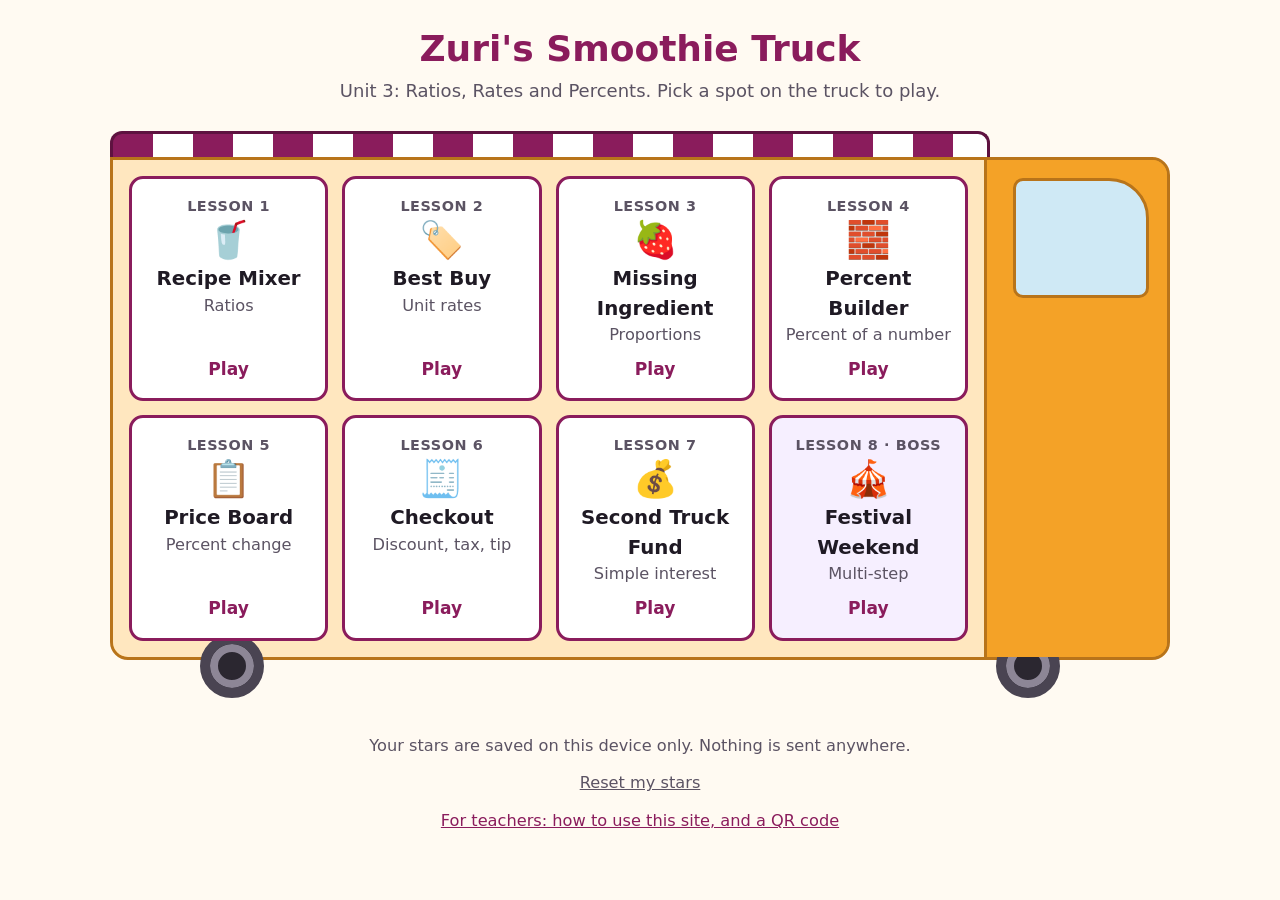
<file: index.html>
<!doctype html>
<html lang="en-CA">
<head>
  <meta charset="utf-8">
  <meta name="viewport" content="width=device-width, initial-scale=1">
  <meta http-equiv="Content-Security-Policy" content="default-src 'self'; img-src 'self' data:; connect-src 'none'; form-action 'none'; base-uri 'self'">
  <title>Zuri's Smoothie Truck</title>
  <meta name="description" content="Grade 8 Unit 3 practice games: ratios, rates and percents at Zuri's Smoothie Truck.">
  <link rel="icon" href="favicon.svg" type="image/svg+xml">
  <link rel="stylesheet" href="assets/css/style.css">
</head>
<body class="home">
  <header class="home-header">
    <h1>Zuri's Smoothie Truck</h1>
    <p class="lede">Unit 3: Ratios, Rates and Percents. Pick a spot on the truck to play.</p>
  </header>

  <main>
    <div class="truck">
      <div class="awning" aria-hidden="true"></div>
      <div class="truck-body">
        <ol class="tiles" aria-label="Games">
          <li>
            <a class="tile live" href="recipe-mixer/" data-game="recipe-mixer">
              <span class="tile-lesson">Lesson 1</span>
              <span class="tile-icon" aria-hidden="true">🥤</span>
              <span class="tile-name">Recipe Mixer</span>
              <span class="tile-skill">Ratios</span>
              <span class="tile-status">Play</span>
            </a>
          </li>
          <li>
            <a class="tile live" href="best-buy/" data-game="best-buy">
              <span class="tile-lesson">Lesson 2</span>
              <span class="tile-icon" aria-hidden="true">🏷️</span>
              <span class="tile-name">Best Buy</span>
              <span class="tile-skill">Unit rates</span>
              <span class="tile-status">Play</span>
            </a>
          </li>
          <li>
            <a class="tile live" href="missing-ingredient/" data-game="missing-ingredient">
              <span class="tile-lesson">Lesson 3</span>
              <span class="tile-icon" aria-hidden="true">🍓</span>
              <span class="tile-name">Missing Ingredient</span>
              <span class="tile-skill">Proportions</span>
              <span class="tile-status">Play</span>
            </a>
          </li>
          <li>
            <a class="tile live" href="percent-builder/" data-game="percent-builder">
              <span class="tile-lesson">Lesson 4</span>
              <span class="tile-icon" aria-hidden="true">🧱</span>
              <span class="tile-name">Percent Builder</span>
              <span class="tile-skill">Percent of a number</span>
              <span class="tile-status">Play</span>
            </a>
          </li>
          <li>
            <a class="tile live" href="price-board/" data-game="price-board">
              <span class="tile-lesson">Lesson 5</span>
              <span class="tile-icon" aria-hidden="true">📋</span>
              <span class="tile-name">Price Board</span>
              <span class="tile-skill">Percent change</span>
              <span class="tile-status">Play</span>
            </a>
          </li>
          <li>
            <a class="tile live" href="checkout/" data-game="checkout">
              <span class="tile-lesson">Lesson 6</span>
              <span class="tile-icon" aria-hidden="true">🧾</span>
              <span class="tile-name">Checkout</span>
              <span class="tile-skill">Discount, tax, tip</span>
              <span class="tile-status">Play</span>
            </a>
          </li>
          <li>
            <a class="tile live" href="truck-fund/" data-game="truck-fund">
              <span class="tile-lesson">Lesson 7</span>
              <span class="tile-icon" aria-hidden="true">💰</span>
              <span class="tile-name">Second Truck Fund</span>
              <span class="tile-skill">Simple interest</span>
              <span class="tile-status">Play</span>
            </a>
          </li>
          <li>
            <a class="tile live boss" href="festival-boss/" data-game="festival-boss">
              <span class="tile-lesson">Lesson 8 · Boss</span>
              <span class="tile-icon" aria-hidden="true">🎪</span>
              <span class="tile-name">Festival Weekend</span>
              <span class="tile-skill">Multi-step</span>
              <span class="tile-status">Play</span>
            </a>
          </li>
        </ol>
        <div class="cab" aria-hidden="true"><div class="cab-window"></div></div>
      </div>
      <div class="wheels" aria-hidden="true"><span class="wheel"></span><span class="wheel"></span></div>
    </div>
  </main>

  <footer class="home-footer">
    <p>Your stars are saved on this device only. Nothing is sent anywhere.</p>
    <button type="button" class="link-button" id="reset-progress">Reset my stars</button>
    <p><a href="teacher/">For teachers: how to use this site, and a QR code</a></p>
  </footer>

  <script src="assets/js/common.js"></script>
  <script src="assets/js/home.js"></script>
</body>
</html>
</file>
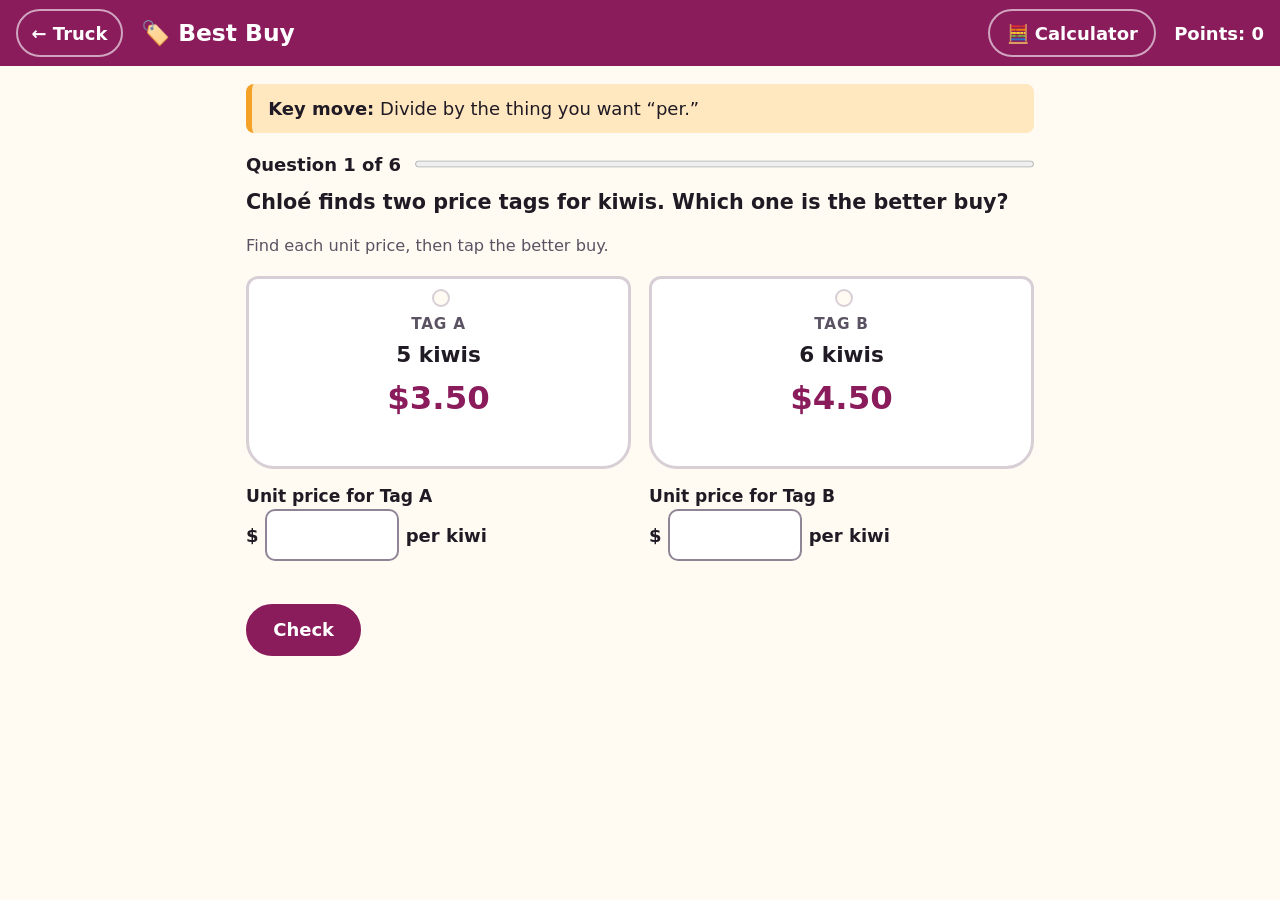
<file: best-buy/index.html>
<!doctype html>
<html lang="en-CA">
<head>
  <meta charset="utf-8">
  <meta name="viewport" content="width=device-width, initial-scale=1">
  <meta http-equiv="Content-Security-Policy" content="default-src 'self'; img-src 'self' data:; connect-src 'none'; form-action 'none'; base-uri 'self'">
  <title>Best Buy · Zuri's Smoothie Truck</title>
  <link rel="icon" href="../favicon.svg" type="image/svg+xml">
  <link rel="stylesheet" href="../assets/css/style.css">
</head>
<body class="game-page">
  <header class="topbar">
    <a class="back" href="../">← Truck</a>
    <h1>🏷️ Best Buy</h1>
    <span class="score" id="score" aria-live="polite"></span>
  </header>

  <main class="game">
    <p class="key-move"><strong>Key move:</strong> Divide by the thing you want “per.”</p>

    <section id="play">
      <div class="progress-row">
        <span id="progress-label"></span>
        <progress id="progress" max="6" value="0"></progress>
      </div>

      <form id="qform" novalidate>
        <div id="question"></div>
        <div id="feedback" class="feedback" aria-live="polite"></div>
        <div class="actions">
          <button type="submit" class="btn primary" id="check">Check</button>
          <button type="button" class="btn primary" id="next" hidden>Next →</button>
        </div>
      </form>
    </section>

    <section id="summary" class="summary" hidden></section>

    <noscript><p class="feedback show">This game needs JavaScript turned on.</p></noscript>
  </main>

  <script src="../assets/js/common.js"></script>
  <script src="../assets/js/calculator.js"></script>
  <script src="../assets/js/best-buy.js"></script>
</body>
</html>
</file>
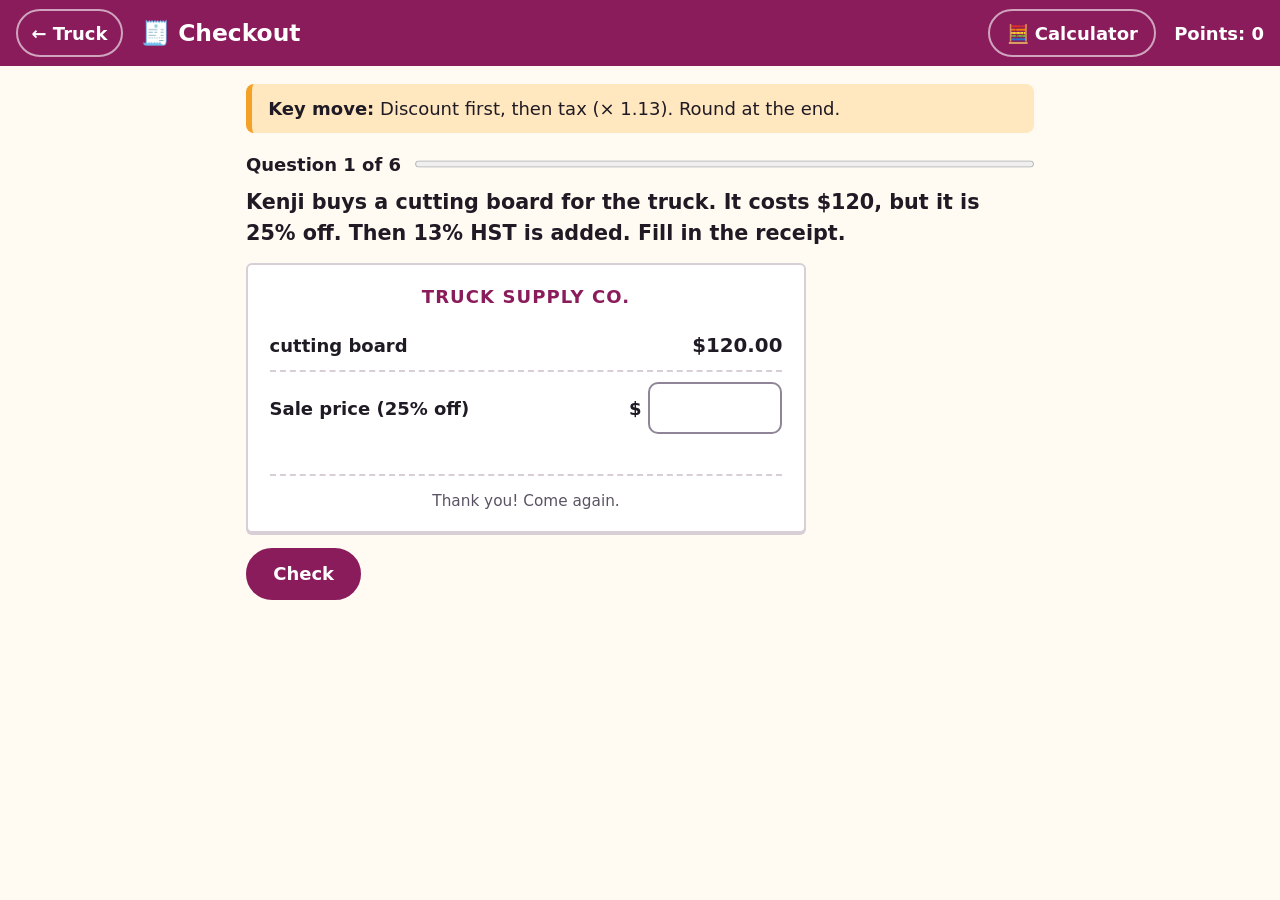
<file: checkout/index.html>
<!doctype html>
<html lang="en-CA">
<head>
  <meta charset="utf-8">
  <meta name="viewport" content="width=device-width, initial-scale=1">
  <meta http-equiv="Content-Security-Policy" content="default-src 'self'; img-src 'self' data:; connect-src 'none'; form-action 'none'; base-uri 'self'">
  <title>Checkout · Zuri's Smoothie Truck</title>
  <link rel="icon" href="../favicon.svg" type="image/svg+xml">
  <link rel="stylesheet" href="../assets/css/style.css">
</head>
<body class="game-page">
  <header class="topbar">
    <a class="back" href="../">← Truck</a>
    <h1>🧾 Checkout</h1>
    <span class="score" id="score" aria-live="polite"></span>
  </header>

  <main class="game">
    <p class="key-move"><strong>Key move:</strong> Discount first, then tax (× 1.13). Round at the end.</p>

    <section id="play">
      <div class="progress-row">
        <span id="progress-label"></span>
        <progress id="progress" max="6" value="0"></progress>
      </div>

      <form id="qform" novalidate>
        <div id="question"></div>
        <div id="feedback" class="feedback" aria-live="polite"></div>
        <div class="actions">
          <button type="submit" class="btn primary" id="check">Check</button>
          <button type="button" class="btn primary" id="next" hidden>Next →</button>
        </div>
      </form>
    </section>

    <section id="summary" class="summary" hidden></section>

    <noscript><p class="feedback show">This game needs JavaScript turned on.</p></noscript>
  </main>

  <script src="../assets/js/common.js"></script>
  <script src="../assets/js/calculator.js"></script>
  <script src="../assets/js/checkout.js"></script>
</body>
</html>
</file>
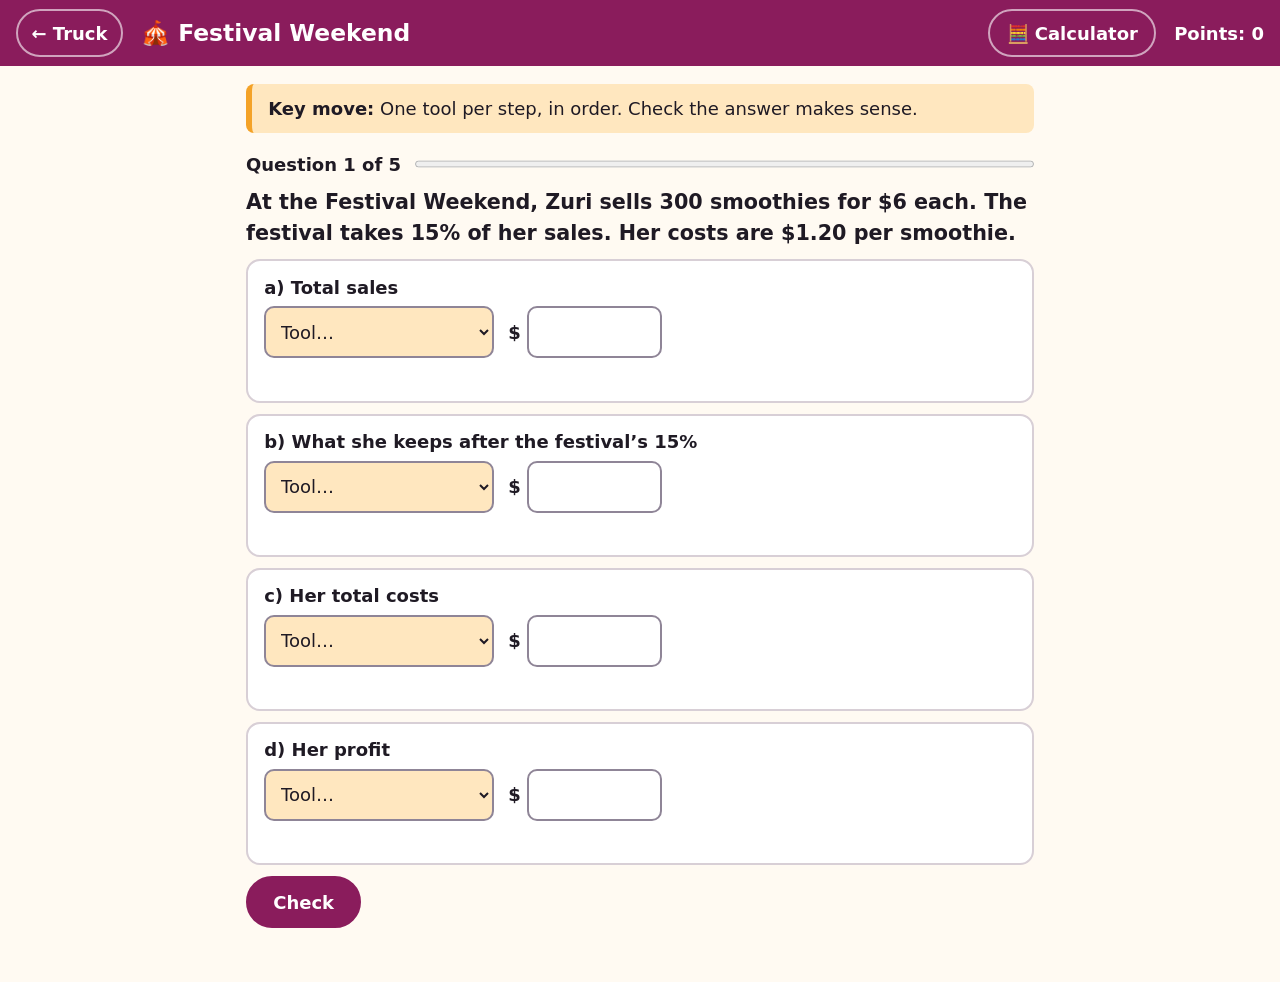
<file: festival-boss/index.html>
<!doctype html>
<html lang="en-CA">
<head>
  <meta charset="utf-8">
  <meta name="viewport" content="width=device-width, initial-scale=1">
  <meta http-equiv="Content-Security-Policy" content="default-src 'self'; img-src 'self' data:; connect-src 'none'; form-action 'none'; base-uri 'self'">
  <title>Festival Weekend Boss · Zuri's Smoothie Truck</title>
  <link rel="icon" href="../favicon.svg" type="image/svg+xml">
  <link rel="stylesheet" href="../assets/css/style.css">
</head>
<body class="game-page">
  <header class="topbar">
    <a class="back" href="../">← Truck</a>
    <h1>🎪 Festival Weekend</h1>
    <span class="score" id="score" aria-live="polite"></span>
  </header>

  <main class="game">
    <p class="key-move"><strong>Key move:</strong> One tool per step, in order. Check the answer makes sense.</p>

    <section id="play">
      <div class="progress-row">
        <span id="progress-label"></span>
        <progress id="progress" max="5" value="0"></progress>
      </div>

      <form id="qform" novalidate>
        <div id="question"></div>
        <div id="feedback" class="feedback" aria-live="polite"></div>
        <div class="actions">
          <button type="submit" class="btn primary" id="check">Check</button>
          <button type="button" class="btn primary" id="next" hidden>Next →</button>
        </div>
      </form>
    </section>

    <section id="summary" class="summary" hidden></section>

    <noscript><p class="feedback show">This game needs JavaScript turned on.</p></noscript>
  </main>

  <script src="../assets/js/common.js"></script>
  <script src="../assets/js/calculator.js"></script>
  <script src="../assets/js/festival-boss.js"></script>
</body>
</html>
</file>
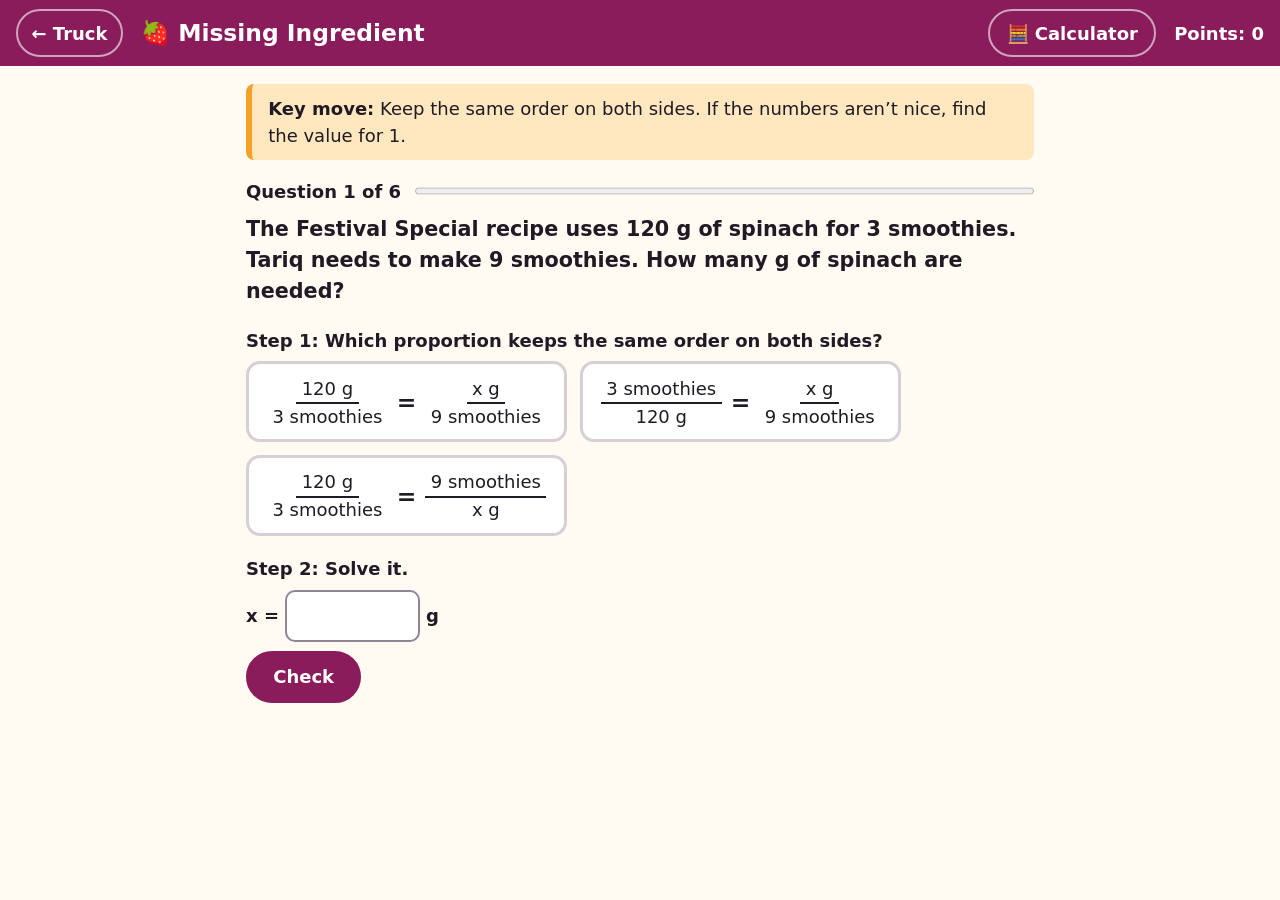
<file: missing-ingredient/index.html>
<!doctype html>
<html lang="en-CA">
<head>
  <meta charset="utf-8">
  <meta name="viewport" content="width=device-width, initial-scale=1">
  <meta http-equiv="Content-Security-Policy" content="default-src 'self'; img-src 'self' data:; connect-src 'none'; form-action 'none'; base-uri 'self'">
  <title>Missing Ingredient · Zuri's Smoothie Truck</title>
  <link rel="icon" href="../favicon.svg" type="image/svg+xml">
  <link rel="stylesheet" href="../assets/css/style.css">
</head>
<body class="game-page">
  <header class="topbar">
    <a class="back" href="../">← Truck</a>
    <h1>🍓 Missing Ingredient</h1>
    <span class="score" id="score" aria-live="polite"></span>
  </header>

  <main class="game">
    <p class="key-move"><strong>Key move:</strong> Keep the same order on both sides. If the numbers aren’t nice, find the value for 1.</p>

    <section id="play">
      <div class="progress-row">
        <span id="progress-label"></span>
        <progress id="progress" max="6" value="0"></progress>
      </div>

      <form id="qform" novalidate>
        <div id="question"></div>
        <div id="feedback" class="feedback" aria-live="polite"></div>
        <div class="actions">
          <button type="submit" class="btn primary" id="check">Check</button>
          <button type="button" class="btn primary" id="next" hidden>Next →</button>
        </div>
      </form>
    </section>

    <section id="summary" class="summary" hidden></section>

    <noscript><p class="feedback show">This game needs JavaScript turned on.</p></noscript>
  </main>

  <script src="../assets/js/common.js"></script>
  <script src="../assets/js/calculator.js"></script>
  <script src="../assets/js/missing-ingredient.js"></script>
</body>
</html>
</file>
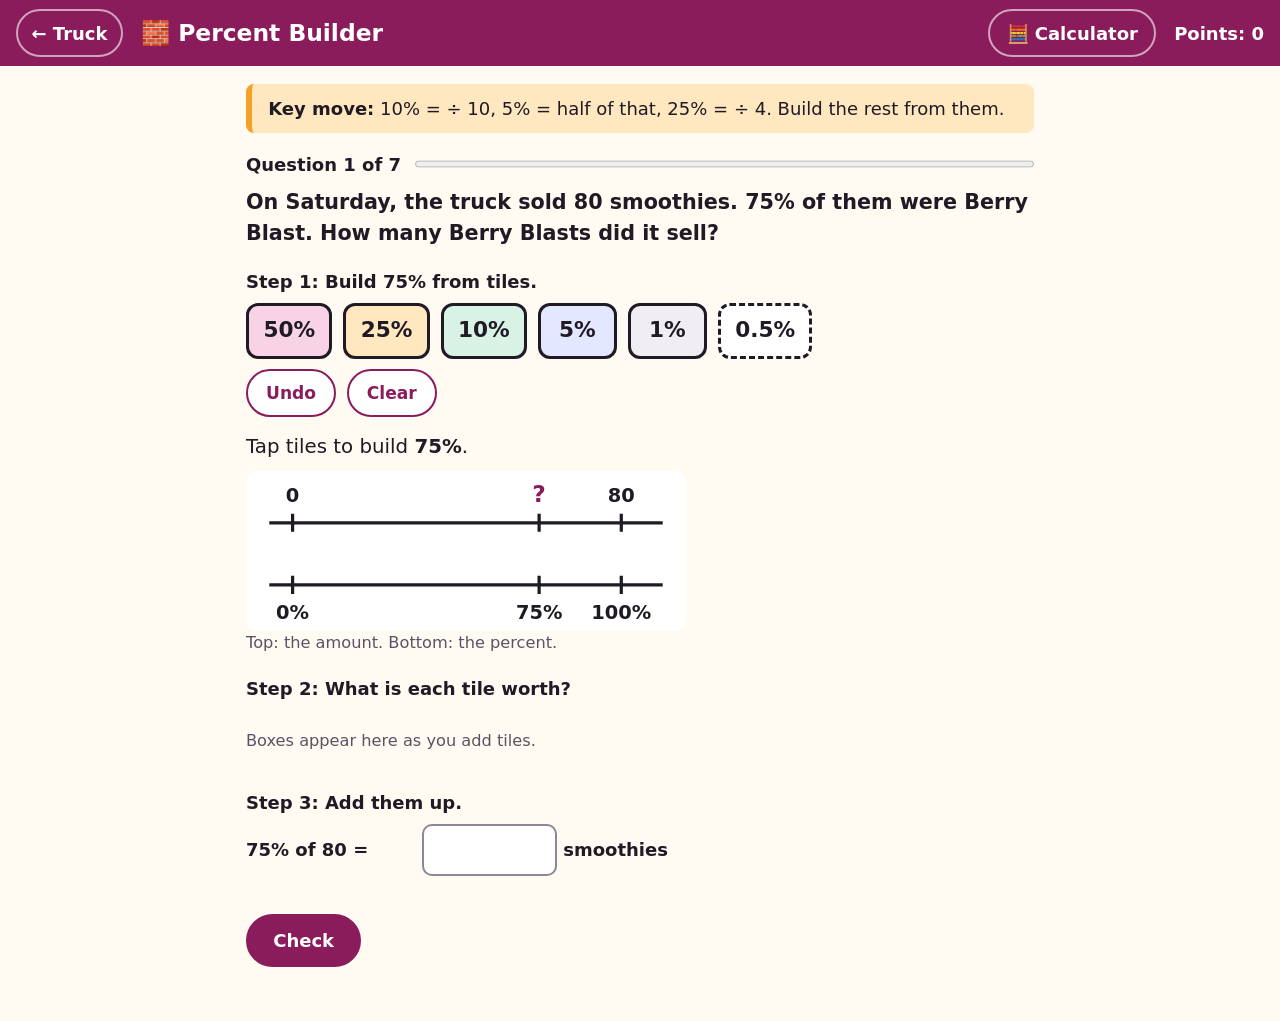
<file: percent-builder/index.html>
<!doctype html>
<html lang="en-CA">
<head>
  <meta charset="utf-8">
  <meta name="viewport" content="width=device-width, initial-scale=1">
  <meta http-equiv="Content-Security-Policy" content="default-src 'self'; img-src 'self' data:; connect-src 'none'; form-action 'none'; base-uri 'self'">
  <title>Percent Builder · Zuri's Smoothie Truck</title>
  <link rel="icon" href="../favicon.svg" type="image/svg+xml">
  <link rel="stylesheet" href="../assets/css/style.css">
</head>
<body class="game-page">
  <header class="topbar">
    <a class="back" href="../">← Truck</a>
    <h1>🧱 Percent Builder</h1>
    <span class="score" id="score" aria-live="polite"></span>
  </header>

  <main class="game">
    <p class="key-move"><strong>Key move:</strong> 10% = ÷ 10, 5% = half of that, 25% = ÷ 4. Build the rest from them.</p>

    <section id="play">
      <div class="progress-row">
        <span id="progress-label"></span>
        <progress id="progress" max="6" value="0"></progress>
      </div>

      <form id="qform" novalidate>
        <div id="question"></div>
        <div id="feedback" class="feedback" aria-live="polite"></div>
        <div class="actions">
          <button type="submit" class="btn primary" id="check">Check</button>
          <button type="button" class="btn primary" id="next" hidden>Next →</button>
        </div>
      </form>
    </section>

    <section id="summary" class="summary" hidden></section>

    <noscript><p class="feedback show">This game needs JavaScript turned on.</p></noscript>
  </main>

  <script src="../assets/js/common.js"></script>
  <script src="../assets/js/calculator.js"></script>
  <script src="../assets/js/percent-builder.js"></script>
</body>
</html>
</file>
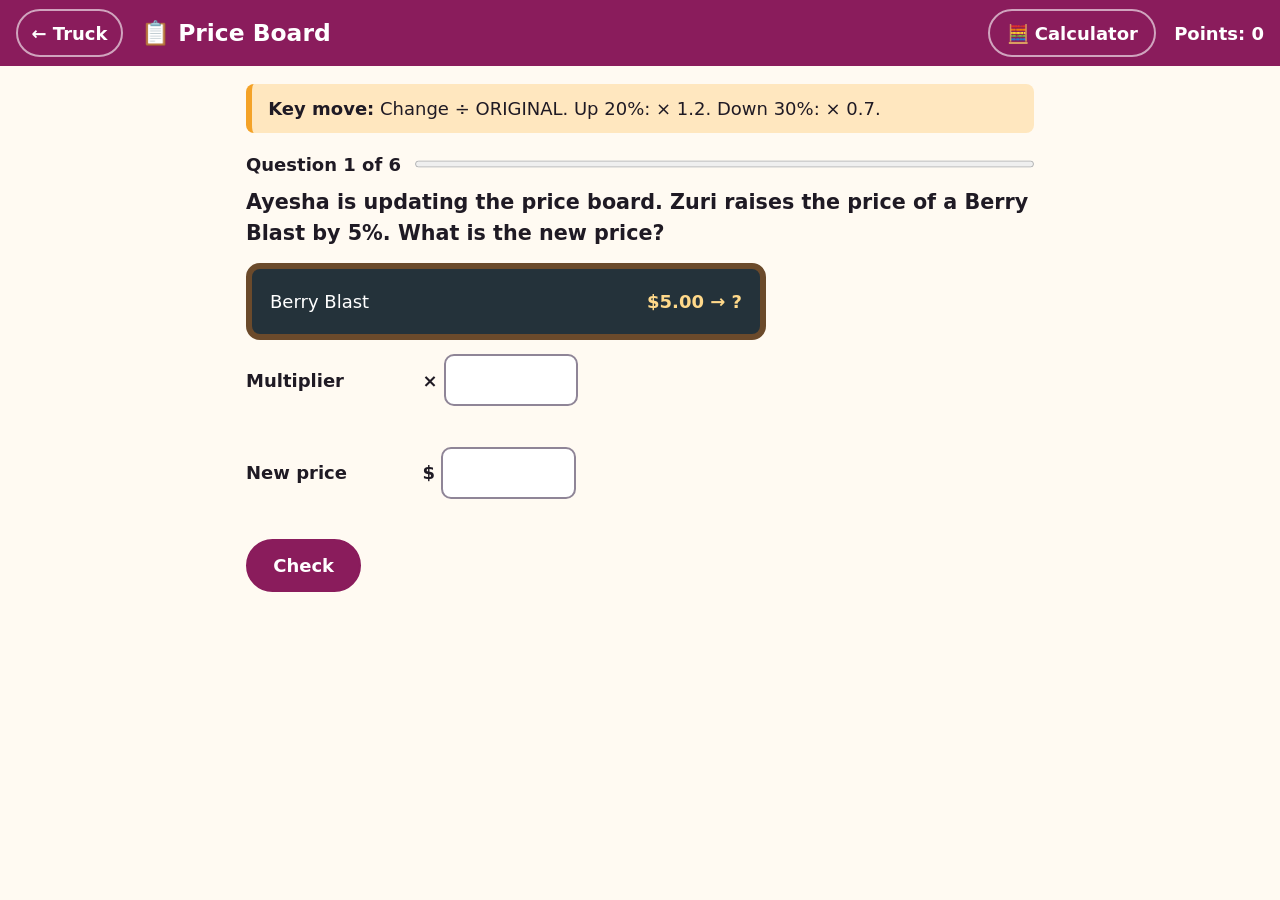
<file: price-board/index.html>
<!doctype html>
<html lang="en-CA">
<head>
  <meta charset="utf-8">
  <meta name="viewport" content="width=device-width, initial-scale=1">
  <meta http-equiv="Content-Security-Policy" content="default-src 'self'; img-src 'self' data:; connect-src 'none'; form-action 'none'; base-uri 'self'">
  <title>Price Board · Zuri's Smoothie Truck</title>
  <link rel="icon" href="../favicon.svg" type="image/svg+xml">
  <link rel="stylesheet" href="../assets/css/style.css">
</head>
<body class="game-page">
  <header class="topbar">
    <a class="back" href="../">← Truck</a>
    <h1>📋 Price Board</h1>
    <span class="score" id="score" aria-live="polite"></span>
  </header>

  <main class="game">
    <p class="key-move"><strong>Key move:</strong> Change ÷ ORIGINAL. Up 20%: × 1.2. Down 30%: × 0.7.</p>

    <section id="play">
      <div class="progress-row">
        <span id="progress-label"></span>
        <progress id="progress" max="6" value="0"></progress>
      </div>

      <form id="qform" novalidate>
        <div id="question"></div>
        <div id="feedback" class="feedback" aria-live="polite"></div>
        <div class="actions">
          <button type="submit" class="btn primary" id="check">Check</button>
          <button type="button" class="btn primary" id="next" hidden>Next →</button>
        </div>
      </form>
    </section>

    <section id="summary" class="summary" hidden></section>

    <noscript><p class="feedback show">This game needs JavaScript turned on.</p></noscript>
  </main>

  <script src="../assets/js/common.js"></script>
  <script src="../assets/js/calculator.js"></script>
  <script src="../assets/js/price-board.js"></script>
</body>
</html>
</file>
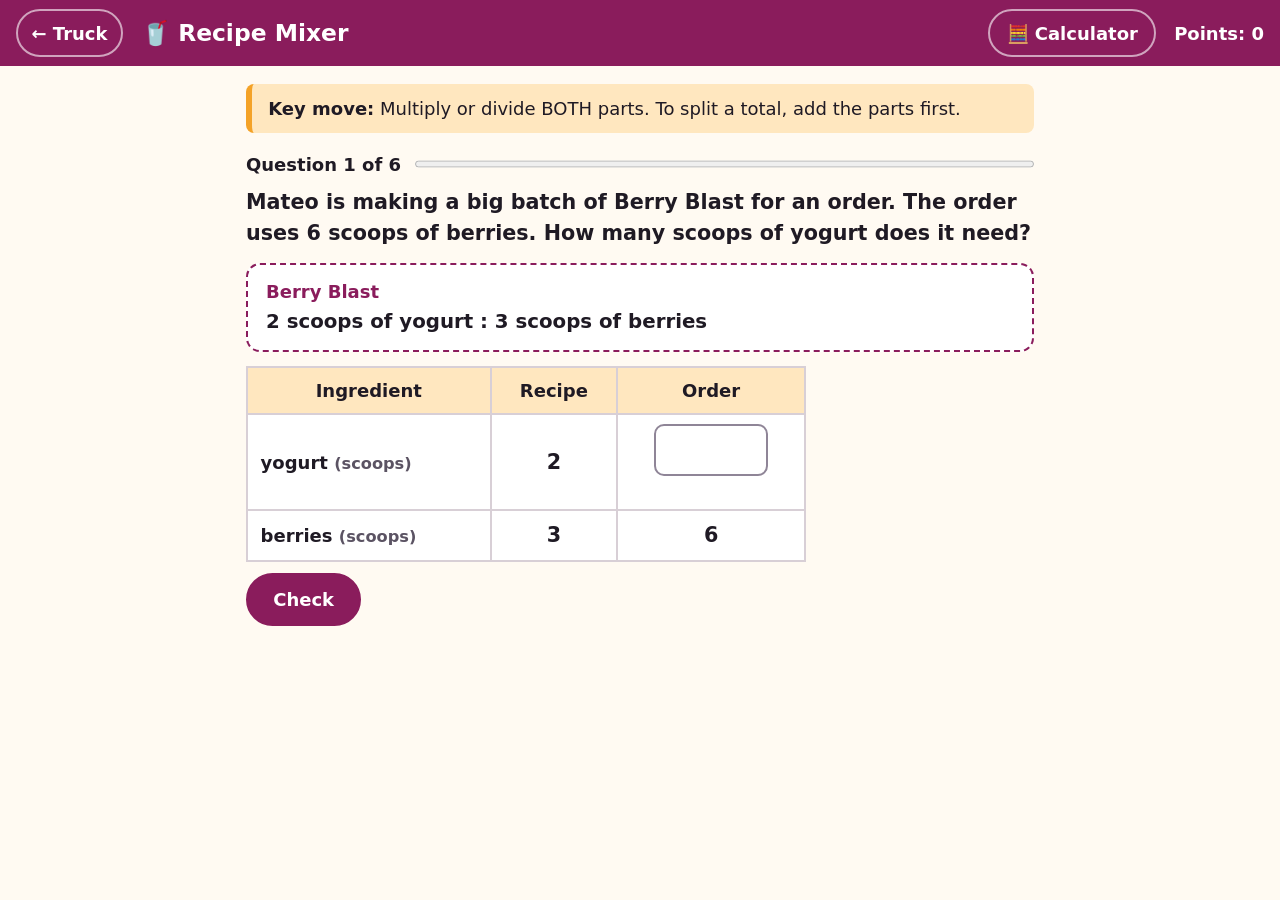
<file: recipe-mixer/index.html>
<!doctype html>
<html lang="en-CA">
<head>
  <meta charset="utf-8">
  <meta name="viewport" content="width=device-width, initial-scale=1">
  <meta http-equiv="Content-Security-Policy" content="default-src 'self'; img-src 'self' data:; connect-src 'none'; form-action 'none'; base-uri 'self'">
  <title>Recipe Mixer · Zuri's Smoothie Truck</title>
  <link rel="icon" href="../favicon.svg" type="image/svg+xml">
  <link rel="stylesheet" href="../assets/css/style.css">
</head>
<body class="game-page">
  <header class="topbar">
    <a class="back" href="../">← Truck</a>
    <h1>🥤 Recipe Mixer</h1>
    <span class="score" id="score" aria-live="polite"></span>
  </header>

  <main class="game">
    <p class="key-move"><strong>Key move:</strong> Multiply or divide BOTH parts. To split a total, add the parts first.</p>

    <section id="play">
      <div class="progress-row">
        <span id="progress-label"></span>
        <progress id="progress" max="6" value="0"></progress>
      </div>

      <form id="qform" novalidate>
        <div id="question"></div>
        <div id="feedback" class="feedback" aria-live="polite"></div>
        <div class="actions">
          <button type="submit" class="btn primary" id="check">Check</button>
          <button type="button" class="btn primary" id="next" hidden>Next →</button>
        </div>
      </form>
    </section>

    <section id="summary" class="summary" hidden></section>

    <noscript><p class="feedback show">This game needs JavaScript turned on.</p></noscript>
  </main>

  <script src="../assets/js/common.js"></script>
  <script src="../assets/js/calculator.js"></script>
  <script src="../assets/js/recipe-mixer.js"></script>
</body>
</html>
</file>
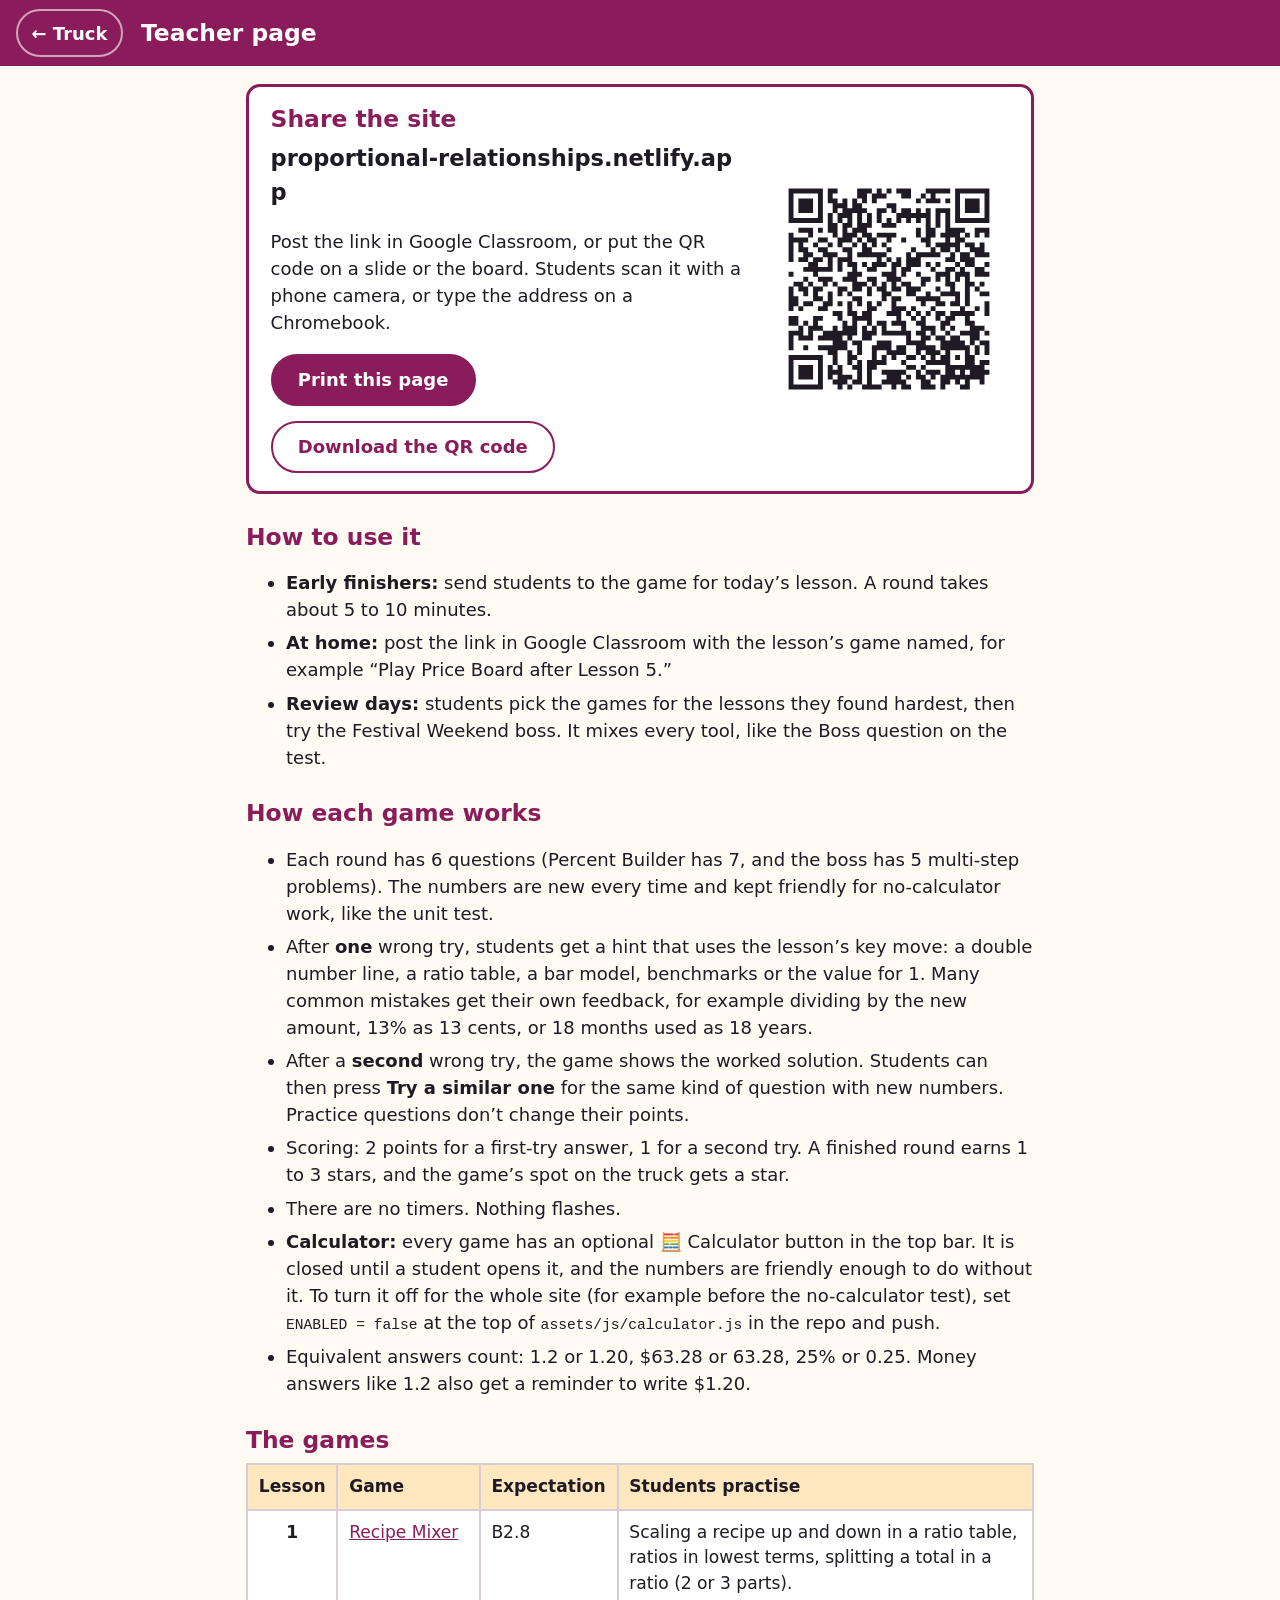
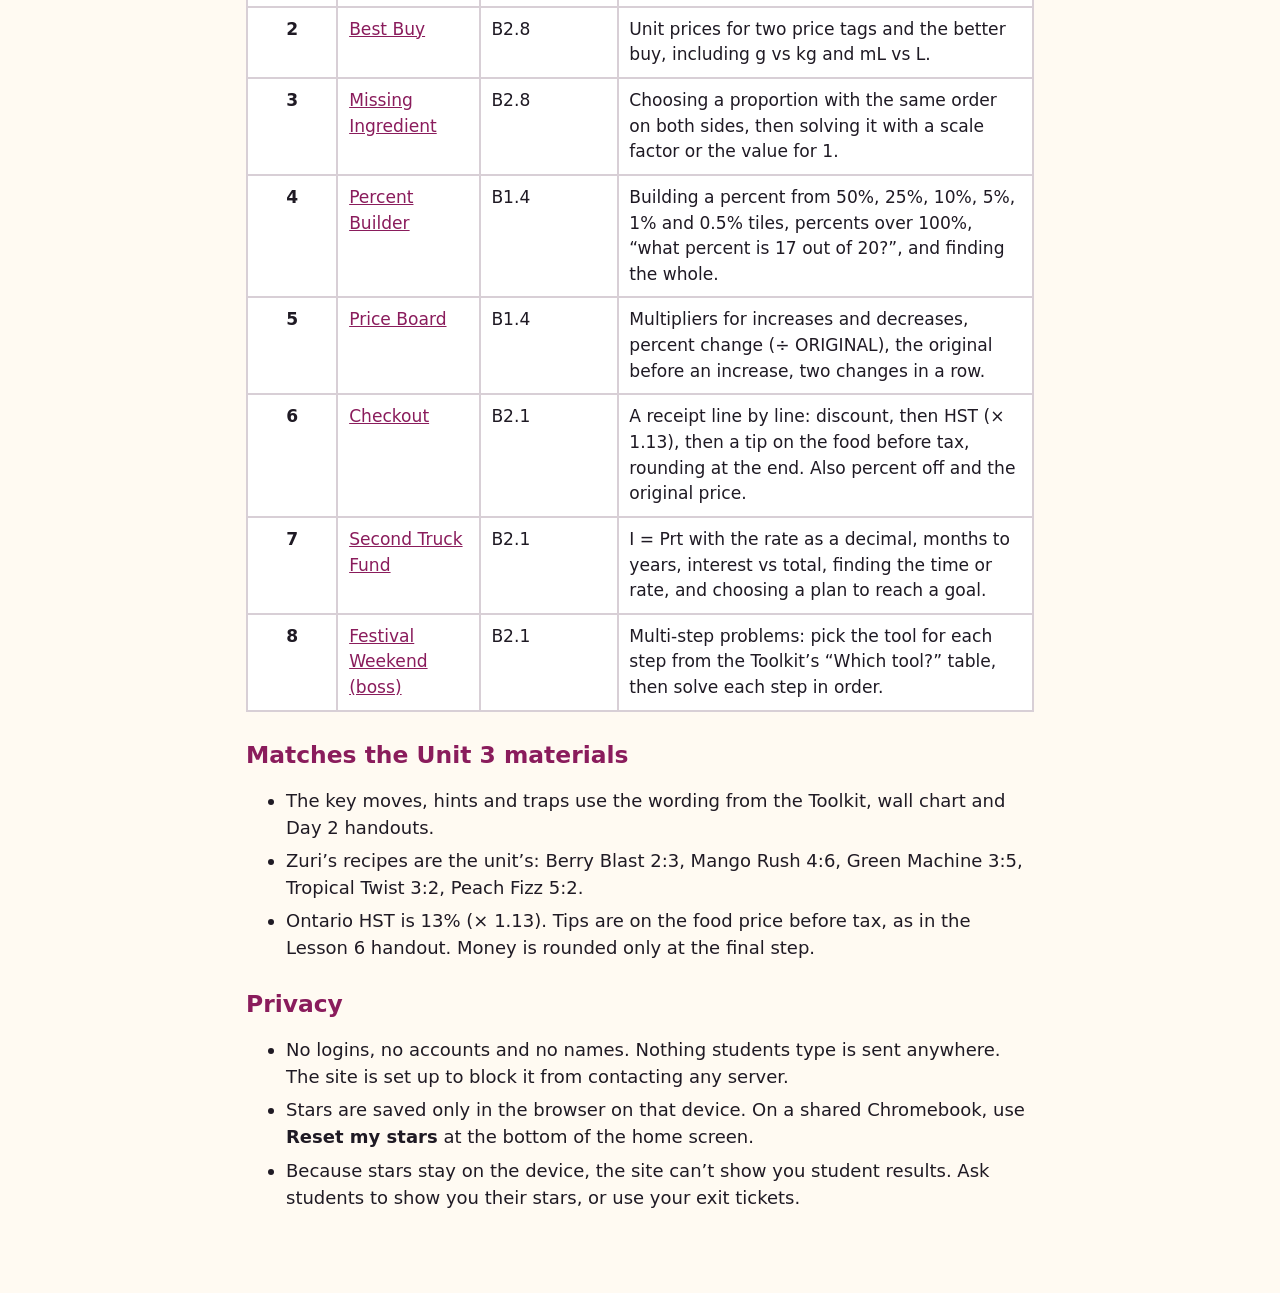
<file: teacher/index.html>
<!doctype html>
<html lang="en-CA">
<head>
  <meta charset="utf-8">
  <meta name="viewport" content="width=device-width, initial-scale=1">
  <meta http-equiv="Content-Security-Policy" content="default-src 'self'; img-src 'self' data:; connect-src 'none'; form-action 'none'; base-uri 'self'">
  <title>Teacher Page · Zuri's Smoothie Truck</title>
  <link rel="icon" href="../favicon.svg" type="image/svg+xml">
  <link rel="stylesheet" href="../assets/css/style.css">
</head>
<body class="game-page teacher-page">
  <header class="topbar">
    <a class="back" href="../">← Truck</a>
    <h1>Teacher page</h1>
  </header>

  <main class="game teacher">
    <section class="share-card">
      <div class="share-text">
        <h2>Share the site</h2>
        <p class="site-url">proportional-relationships.netlify.app</p>
        <p>Post the link in Google Classroom, or put the QR code on a slide or the board. Students scan it with a phone camera, or type the address on a Chromebook.</p>
        <div class="actions no-print">
          <button type="button" class="btn primary" id="print-page">Print this page</button>
          <a class="btn" href="../assets/img/site-qr.png" download="zuris-smoothie-truck-qr.png">Download the QR code</a>
        </div>
      </div>
      <img class="qr" src="../assets/img/site-qr.svg" width="240" height="240" alt="QR code for proportional-relationships.netlify.app">
    </section>

    <section>
      <h2>How to use it</h2>
      <ul>
        <li><strong>Early finishers:</strong> send students to the game for today’s lesson. A round takes about 5 to 10 minutes.</li>
        <li><strong>At home:</strong> post the link in Google Classroom with the lesson’s game named, for example “Play Price Board after Lesson 5.”</li>
        <li><strong>Review days:</strong> students pick the games for the lessons they found hardest, then try the Festival Weekend boss. It mixes every tool, like the Boss question on the test.</li>
      </ul>
    </section>

    <section>
      <h2>How each game works</h2>
      <ul>
        <li>Each round has 6 questions (Percent Builder has 7, and the boss has 5 multi-step problems). The numbers are new every time and kept friendly for no-calculator work, like the unit test.</li>
        <li>After <strong>one</strong> wrong try, students get a hint that uses the lesson’s key move: a double number line, a ratio table, a bar model, benchmarks or the value for 1. Many common mistakes get their own feedback, for example dividing by the new amount, 13% as 13 cents, or 18 months used as 18 years.</li>
        <li>After a <strong>second</strong> wrong try, the game shows the worked solution. Students can then press <strong>Try a similar one</strong> for the same kind of question with new numbers. Practice questions don’t change their points.</li>
        <li>Scoring: 2 points for a first-try answer, 1 for a second try. A finished round earns 1 to 3 stars, and the game’s spot on the truck gets a star.</li>
        <li>There are no timers. Nothing flashes.</li>
        <li><strong>Calculator:</strong> every game has an optional 🧮 Calculator button in the top bar. It is closed until a student opens it, and the numbers are friendly enough to do without it. To turn it off for the whole site (for example before the no-calculator test), set <code>ENABLED = false</code> at the top of <code>assets/js/calculator.js</code> in the repo and push.</li>
        <li>Equivalent answers count: 1.2 or 1.20, $63.28 or 63.28, 25% or 0.25. Money answers like 1.2 also get a reminder to write $1.20.</li>
      </ul>
    </section>

    <section>
      <h2>The games</h2>
      <div class="table-wrap">
        <table class="teacher-table">
          <thead><tr><th scope="col">Lesson</th><th scope="col">Game</th><th scope="col">Expectation</th><th scope="col">Students practise</th></tr></thead>
          <tbody>
            <tr><td>1</td><td><a href="../recipe-mixer/">Recipe Mixer</a></td><td>B2.8</td><td>Scaling a recipe up and down in a ratio table, ratios in lowest terms, splitting a total in a ratio (2 or 3 parts).</td></tr>
            <tr><td>2</td><td><a href="../best-buy/">Best Buy</a></td><td>B2.8</td><td>Unit prices for two price tags and the better buy, including g vs kg and mL vs L.</td></tr>
            <tr><td>3</td><td><a href="../missing-ingredient/">Missing Ingredient</a></td><td>B2.8</td><td>Choosing a proportion with the same order on both sides, then solving it with a scale factor or the value for 1.</td></tr>
            <tr><td>4</td><td><a href="../percent-builder/">Percent Builder</a></td><td>B1.4</td><td>Building a percent from 50%, 25%, 10%, 5%, 1% and 0.5% tiles, percents over 100%, “what percent is 17 out of 20?”, and finding the whole.</td></tr>
            <tr><td>5</td><td><a href="../price-board/">Price Board</a></td><td>B1.4</td><td>Multipliers for increases and decreases, percent change (÷ ORIGINAL), the original before an increase, two changes in a row.</td></tr>
            <tr><td>6</td><td><a href="../checkout/">Checkout</a></td><td>B2.1</td><td>A receipt line by line: discount, then HST (× 1.13), then a tip on the food before tax, rounding at the end. Also percent off and the original price.</td></tr>
            <tr><td>7</td><td><a href="../truck-fund/">Second Truck Fund</a></td><td>B2.1</td><td>I = Prt with the rate as a decimal, months to years, interest vs total, finding the time or rate, and choosing a plan to reach a goal.</td></tr>
            <tr><td>8</td><td><a href="../festival-boss/">Festival Weekend (boss)</a></td><td>B2.1</td><td>Multi-step problems: pick the tool for each step from the Toolkit’s “Which tool?” table, then solve each step in order.</td></tr>
          </tbody>
        </table>
      </div>
    </section>

    <section>
      <h2>Matches the Unit 3 materials</h2>
      <ul>
        <li>The key moves, hints and traps use the wording from the Toolkit, wall chart and Day 2 handouts.</li>
        <li>Zuri’s recipes are the unit’s: Berry Blast 2:3, Mango Rush 4:6, Green Machine 3:5, Tropical Twist 3:2, Peach Fizz 5:2.</li>
        <li>Ontario HST is 13% (× 1.13). Tips are on the food price before tax, as in the Lesson 6 handout. Money is rounded only at the final step.</li>
      </ul>
    </section>

    <section>
      <h2>Privacy</h2>
      <ul>
        <li>No logins, no accounts and no names. Nothing students type is sent anywhere. The site is set up to block it from contacting any server.</li>
        <li>Stars are saved only in the browser on that device. On a shared Chromebook, use <strong>Reset my stars</strong> at the bottom of the home screen.</li>
        <li>Because stars stay on the device, the site can’t show you student results. Ask students to show you their stars, or use your exit tickets.</li>
      </ul>
    </section>
  </main>

  <script src="../assets/js/teacher.js"></script>
</body>
</html>
</file>
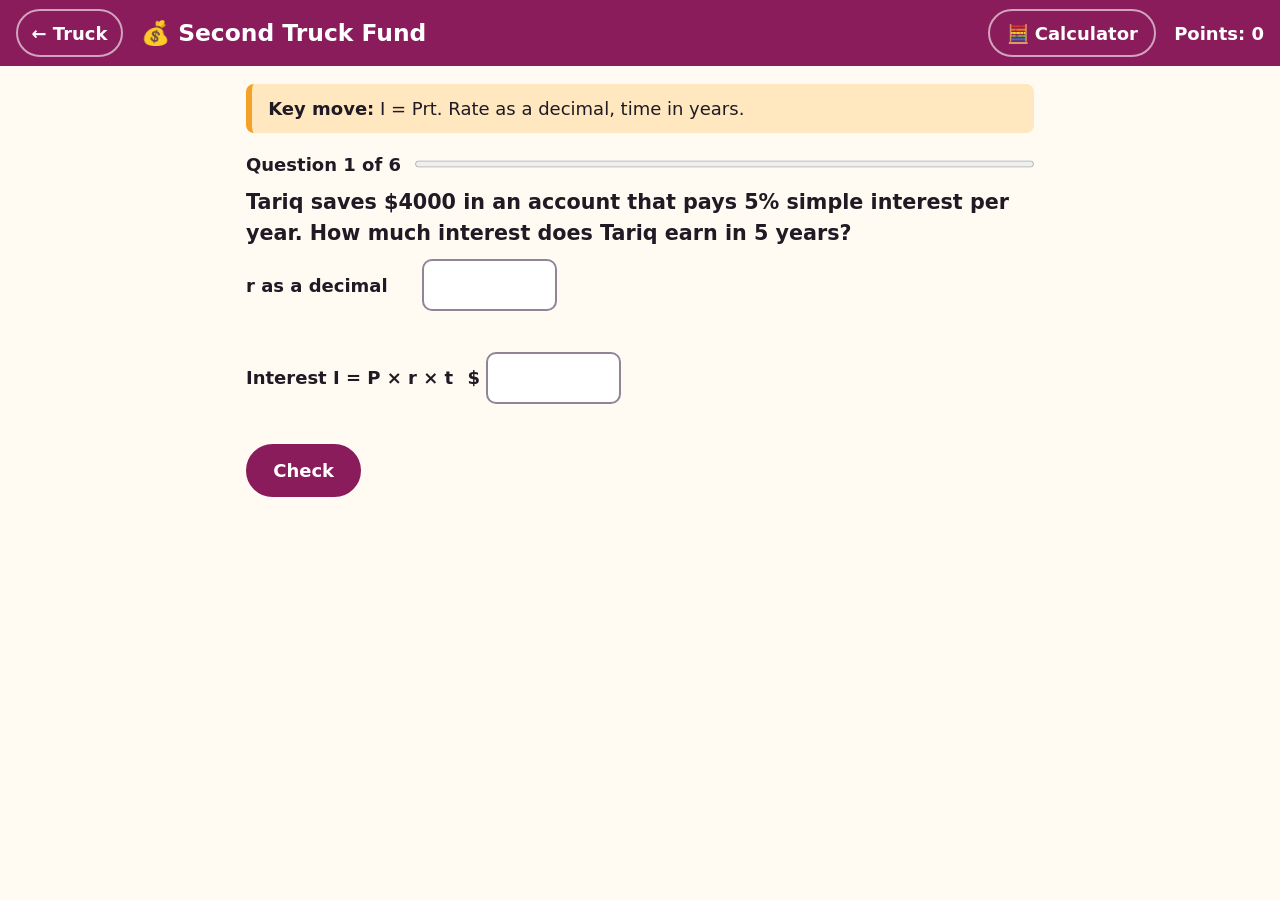
<file: truck-fund/index.html>
<!doctype html>
<html lang="en-CA">
<head>
  <meta charset="utf-8">
  <meta name="viewport" content="width=device-width, initial-scale=1">
  <meta http-equiv="Content-Security-Policy" content="default-src 'self'; img-src 'self' data:; connect-src 'none'; form-action 'none'; base-uri 'self'">
  <title>Second Truck Fund · Zuri's Smoothie Truck</title>
  <link rel="icon" href="../favicon.svg" type="image/svg+xml">
  <link rel="stylesheet" href="../assets/css/style.css">
</head>
<body class="game-page">
  <header class="topbar">
    <a class="back" href="../">← Truck</a>
    <h1>💰 Second Truck Fund</h1>
    <span class="score" id="score" aria-live="polite"></span>
  </header>

  <main class="game">
    <p class="key-move"><strong>Key move:</strong> I = Prt. Rate as a decimal, time in years.</p>

    <section id="play">
      <div class="progress-row">
        <span id="progress-label"></span>
        <progress id="progress" max="6" value="0"></progress>
      </div>

      <form id="qform" novalidate>
        <div id="question"></div>
        <div id="feedback" class="feedback" aria-live="polite"></div>
        <div class="actions">
          <button type="submit" class="btn primary" id="check">Check</button>
          <button type="button" class="btn primary" id="next" hidden>Next →</button>
        </div>
      </form>
    </section>

    <section id="summary" class="summary" hidden></section>

    <noscript><p class="feedback show">This game needs JavaScript turned on.</p></noscript>
  </main>

  <script src="../assets/js/common.js"></script>
  <script src="../assets/js/calculator.js"></script>
  <script src="../assets/js/truck-fund.js"></script>
</body>
</html>
</file>
<file: assets/css/style.css>
/* Zuri's Smoothie Truck: shared styles. System fonts only, so it loads fast on school Wi-Fi. */
:root {
  --berry: #8a1c5c;
  --berry-dark: #5e1240;
  --mango: #f4a227;
  --mango-light: #ffe7bf;
  --mint: #d9f2e6;
  --leaf: #1d6b45;
  --cream: #fffaf2;
  --ink: #1f1a24;
  --muted: #5b5363;
  --line: #d8cfd6;
  --card: #ffffff;
  --good-bg: #e3f5ea;
  --try-bg: #fff3d6;
  --show-bg: #eef0ff;
  --show-line: #4a55a2;
  --bad: #b3261e;
  --focus: #1a5fd0;
  --radius: 14px;
}

* { box-sizing: border-box; }

html { font-size: 112.5%; } /* 18px base */

body {
  margin: 0;
  font-family: system-ui, -apple-system, "Segoe UI", Roboto, "Noto Sans", Arial, sans-serif;
  line-height: 1.5;
  color: var(--ink);
  background: var(--cream);
}

h1, h2 { line-height: 1.2; }

a { color: var(--berry); }

:focus-visible { outline: 3px solid var(--focus); outline-offset: 3px; }

.sr-only {
  position: absolute; width: 1px; height: 1px; padding: 0; margin: -1px;
  overflow: hidden; clip: rect(0 0 0 0); white-space: nowrap; border: 0;
}

.small { font-size: 0.9rem; color: var(--muted); }

/* ---------- Buttons ---------- */
.btn {
  display: inline-flex; align-items: center; justify-content: center;
  min-height: 52px; padding: 0.6rem 1.4rem;
  font: inherit; font-weight: 700;
  border-radius: 999px; border: 2px solid var(--berry);
  background: #fff; color: var(--berry);
  text-decoration: none; cursor: pointer;
}
.btn.primary { background: var(--berry); color: #fff; }
.btn.primary:hover { background: var(--berry-dark); border-color: var(--berry-dark); }
.btn:hover { background: #fbeef5; }
.btn[hidden] { display: none; }

.link-button {
  font: inherit; font-size: 0.9rem; background: none; border: none; padding: 0.75rem;
  color: var(--muted); text-decoration: underline; cursor: pointer; min-height: 44px;
}

/* ---------- Home: the truck map ---------- */
.home-header { text-align: center; padding: 1.5rem 16px 0.5rem; }
.home-header h1 { margin: 0; font-size: 2rem; color: var(--berry); }
.lede { margin: 0.4rem auto 0; max-width: 40rem; color: var(--muted); }

.home main { padding: 1rem 16px 0; }

.truck { max-width: 1060px; margin: 0 auto; }

.awning {
  height: 26px;
  border-radius: 12px 12px 0 0;
  background: repeating-linear-gradient(90deg, var(--berry) 0 40px, #fff 40px 80px);
  border: 3px solid var(--berry-dark);
  border-bottom: none;
  margin-right: 180px;
}

.truck-body {
  display: flex;
  background: var(--mango);
  border: 3px solid #b8741a;
  border-radius: 0 18px 18px 18px;
  overflow: hidden;
}

.tiles {
  list-style: none; margin: 0; padding: 16px;
  flex: 1;
  display: grid;
  grid-template-columns: repeat(4, minmax(0, 1fr));
  gap: 14px;
  background: var(--mango-light);
  border-right: 3px solid #b8741a;
}

.cab {
  width: 180px; flex: none;
  background: var(--mango);
  position: relative;
}
.cab-window {
  position: absolute; top: 18px; right: 18px; left: 26px; height: 120px;
  background: #cfe9f5; border: 3px solid #b8741a; border-radius: 10px 40px 10px 10px;
}

.wheels {
  display: flex; justify-content: space-between;
  padding: 0 110px 0 90px; margin-top: -26px;
}
.wheel {
  width: 64px; height: 64px; border-radius: 50%;
  background: #2b2730; border: 10px solid #4a4452;
  box-shadow: inset 0 0 0 8px #8d8696;
}

.tile {
  position: relative;
  display: flex; flex-direction: column; align-items: center; text-align: center;
  height: 100%; min-height: 170px;
  padding: 0.9rem 0.6rem;
  background: var(--card);
  border: 3px solid var(--line);
  border-radius: var(--radius);
  color: var(--ink); text-decoration: none;
}
a.tile { border-color: var(--berry); }
a.tile:hover { background: #fdf2f8; }
.tile.boss { background: #f6efff; }
.tile.soon { opacity: 0.75; border-style: dashed; }
.tile-lesson { font-size: 0.8rem; font-weight: 700; color: var(--muted); text-transform: uppercase; letter-spacing: 0.04em; }
.tile-icon { font-size: 2rem; line-height: 1.3; }
.tile-name { font-weight: 800; font-size: 1.1rem; }
.tile-skill { font-size: 0.9rem; color: var(--muted); }
.tile-status {
  margin-top: auto; padding-top: 0.5rem;
  font-weight: 700; font-size: 0.95rem;
}
a.tile .tile-status { color: var(--berry); }
.tile.done { border-color: var(--leaf); background: var(--mint); }
.tile.done .tile-status { color: var(--leaf); }
.tile-badge {
  position: absolute; top: -12px; right: -10px;
  width: 40px; height: 40px; border-radius: 50%;
  display: flex; align-items: center; justify-content: center;
  background: var(--mango); color: #fff; font-size: 1.4rem;
  border: 3px solid #fff; box-shadow: 0 1px 3px rgba(0, 0, 0, 0.3);
}

.home-footer { text-align: center; padding: 2rem 16px; color: var(--muted); font-size: 0.9rem; }
.home-footer p { margin: 0; }

@media (max-width: 860px) {
  .tiles { grid-template-columns: repeat(2, minmax(0, 1fr)); border-right: none; }
  .cab { display: none; }
  .awning { margin-right: 0; }
  .truck-body { border-radius: 0 0 18px 18px; }
  .wheels { padding: 0 40px; }
}
@media (max-width: 380px) {
  .tiles { gap: 10px; padding: 10px; }
  .tile { min-height: 150px; padding: 0.7rem 0.4rem; }
  .tile-name { font-size: 1rem; }
}

/* ---------- Game pages ---------- */
.topbar {
  display: flex; align-items: center; gap: 1rem;
  padding: 0.5rem 16px;
  background: var(--berry); color: #fff;
}
.topbar h1 { margin: 0; font-size: 1.3rem; flex: 1; }
.topbar .back {
  color: #fff; font-weight: 700; text-decoration: none;
  min-height: 48px; display: inline-flex; align-items: center;
  padding: 0 0.75rem; border: 2px solid rgba(255, 255, 255, 0.6); border-radius: 999px;
}
.topbar .back:hover { background: rgba(255, 255, 255, 0.15); }
.score { font-weight: 700; white-space: nowrap; }

.game { max-width: 820px; margin: 0 auto; padding: 1rem 16px 3rem; }

.key-move {
  margin: 0 0 1rem; padding: 0.6rem 0.9rem;
  background: var(--mango-light); border-left: 6px solid var(--mango); border-radius: 8px;
}

.progress-row { display: flex; align-items: center; gap: 0.8rem; margin-bottom: 0.5rem; font-weight: 700; }
.progress-row progress { flex: 1; height: 14px; accent-color: var(--berry); }

.prompt { font-size: 1.15rem; font-weight: 600; margin: 0.5rem 0; }
.watch { margin: 0 0 0.3rem; font-weight: 700; color: var(--bad); }

/* Price tags */
.tags {
  display: grid; grid-template-columns: 1fr 1fr; gap: 1rem;
  margin: 1rem 0;
}
.tag-col { display: flex; flex-direction: column; min-width: 0; }

.price-tag {
  position: relative;
  display: flex; flex-direction: column; align-items: center; gap: 0.15rem;
  width: 100%; min-height: 150px; padding: 1rem 0.5rem 1rem;
  font: inherit; color: var(--ink);
  background: #fff;
  border: 3px solid var(--line);
  border-radius: 12px 12px 28px 28px;
  cursor: pointer;
}
.price-tag::before {
  content: ""; position: absolute; top: 10px; left: 50%;
  width: 14px; height: 14px; margin-left: -7px; border-radius: 50%;
  background: var(--cream); border: 2px solid var(--line);
}
.price-tag:hover:not(:disabled) { border-color: var(--berry); }
.price-tag[aria-pressed="true"] { border-color: var(--berry); background: #fdf0f7; box-shadow: inset 0 0 0 3px var(--berry); }
.price-tag:disabled { cursor: default; }
.price-tag.answer { border-color: var(--leaf); background: var(--good-bg); }
.tag-label { margin-top: 0.9rem; font-size: 0.85rem; font-weight: 700; color: var(--muted); text-transform: uppercase; letter-spacing: 0.05em; }
.tag-qty { font-size: 1.2rem; font-weight: 700; }
.tag-price { font-size: 1.8rem; font-weight: 800; color: var(--berry); }
.tag-pick { font-size: 0.85rem; font-weight: 700; color: var(--berry); visibility: hidden; }
.price-tag[aria-pressed="true"] .tag-pick { visibility: visible; }
/* Once a question is over, the label marks the real answer, not the student's pick. */
.price-tag:disabled .tag-pick { visibility: hidden; }
.price-tag.answer .tag-pick { visibility: visible; color: var(--leaf); }

.unit-input { margin-top: 0.8rem; font-weight: 700; font-size: 0.95rem; }
.input-row { display: flex; align-items: center; gap: 0.35rem; flex-wrap: wrap; }
.affix { font-weight: 700; }
.input-row input {
  width: 6.5em; min-width: 0; min-height: 52px; padding: 0.4rem 0.6rem;
  font: inherit; font-size: 1.15rem;
  border: 2px solid #8f8597; border-radius: 10px; background: #fff;
}
.input-row input.right { border-color: var(--leaf); background: var(--good-bg); }
.input-row input.wrong { border-color: var(--bad); }
.input-row input:disabled { color: var(--ink); opacity: 1; }
.mark { min-height: 1.5em; font-weight: 700; font-size: 0.9rem; }
.mark.right { color: var(--leaf); }
.mark.wrong { color: var(--bad); }

@media (max-width: 480px) {
  .tags { gap: 0.6rem; }
  .price-tag { min-height: 135px; }
  .tag-price { font-size: 1.5rem; }
  .tag-qty { font-size: 1.05rem; }
  .input-row input { width: 100%; flex: 1 1 4em; }
  .topbar h1 { font-size: 1.1rem; }
}

/* Feedback */
.feedback { border-radius: var(--radius); }
.feedback:empty { display: none; }
.feedback.info, .feedback.good, .feedback.try, .feedback.show { padding: 0.8rem 1rem; margin: 0.5rem 0 1rem; border: 2px solid transparent; }
.feedback.info { background: #f1eef3; border-color: var(--line); }
.feedback.good { background: var(--good-bg); border-color: var(--leaf); }
.feedback.try { background: var(--try-bg); border-color: var(--mango); }
.feedback.show { background: var(--show-bg); border-color: var(--show-line); }
.feedback p { margin: 0.3rem 0; }
.practice-tag { margin: 0 0 0.6rem; padding: 0.4rem 0.8rem; background: #eef0ff; border-left: 5px solid var(--show-line); border-radius: 6px; font-weight: 700; }
.feedback .warn { margin-top: 0.6rem; padding: 0.5rem 0.7rem; background: var(--try-bg); border-left: 5px solid var(--mango); border-radius: 6px; }
.feedback h2 { font-size: 1rem; margin: 0.6rem 0 0.2rem; text-transform: uppercase; letter-spacing: 0.05em; }
.feedback ol { margin: 0.3rem 0; padding-left: 1.4rem; }
.feedback li { margin: 0.25rem 0; }

/* Double number line */
.dnl { margin: 0.5rem 0; }
.dnl svg { width: 100%; max-width: 440px; height: auto; display: block; background: #fff; border-radius: 10px; }
.dnl figcaption { font-size: 0.9rem; color: var(--muted); }
.dnl-line { stroke: var(--ink); stroke-width: 2.5; }
.dnl-tick { stroke: var(--ink); stroke-width: 2.5; }
.dnl-text { font: 600 15px system-ui, sans-serif; fill: var(--ink); }
.dnl-ask { font: 800 18px system-ui, sans-serif; fill: var(--berry); }
.dnl-op { font: 700 15px system-ui, sans-serif; fill: var(--show-line); }

.actions { display: flex; flex-wrap: wrap; gap: 0.8rem; margin-top: 0.5rem; }

/* Summary */
.summary { text-align: center; padding: 1rem 0; }
.summary h2 { font-size: 1.8rem; color: var(--berry); margin: 0.5rem 0; }
.summary h2:focus { outline: none; }
.big-stars { font-size: 3.5rem; color: var(--mango); margin: 0.2rem 0; letter-spacing: 0.1em; }
.summary .actions { justify-content: center; margin-top: 1.2rem; }

/* ---------- Shared question parts ---------- */
.step-title { font-weight: 700; margin: 1.1rem 0 0.4rem; }
.answer-list { display: flex; flex-direction: column; gap: 0.6rem; margin: 0.6rem 0; }
.answer-line { display: flex; flex-wrap: wrap; align-items: center; gap: 0.3rem 0.8rem; }
.answer-line > label { font-weight: 700; min-width: 9rem; }
.answer-line .mark { flex-basis: 100%; }
.dnl-seg { fill: #f8d3e6; stroke: var(--berry); stroke-width: 1.5; }
.dnl-seg.alt { fill: var(--mango-light); stroke: #b8741a; }
.dnl-seg.t50 { fill: #f8d3e6; stroke: var(--ink); }
.dnl-seg.t25 { fill: var(--mango-light); stroke: var(--ink); }
.dnl-seg.t10 { fill: var(--mint); stroke: var(--ink); }
.dnl-seg.t5 { fill: #e3e7ff; stroke: var(--ink); }
.dnl-seg.t1 { fill: #f1eef3; stroke: var(--ink); }
.dnl-seg.t05 { fill: #fff; stroke: var(--ink); stroke-dasharray: 3 2; }
.dnl-segtext { font: 700 13px system-ui, sans-serif; fill: var(--ink); }

/* Recipe card and ratio tables (Recipe Mixer) */
.recipe-card {
  display: flex; flex-direction: column; gap: 0.15rem;
  margin: 0.8rem 0; padding: 0.7rem 1rem;
  background: #fff; border: 2px dashed var(--berry); border-radius: var(--radius);
}
.recipe-name { font-weight: 800; color: var(--berry); }
.recipe-ratio { font-size: 1.1rem; font-weight: 600; }
.ratio-table { border-collapse: collapse; margin: 0.6rem 0; background: #fff; width: 100%; max-width: 560px; }
.ratio-table th, .ratio-table td { border: 2px solid var(--line); padding: 0.5rem 0.7rem; text-align: center; vertical-align: middle; }
.ratio-table thead th { background: var(--mango-light); }
.ratio-table tbody th { text-align: left; font-weight: 700; }
.ratio-table td { font-size: 1.15rem; font-weight: 700; }
.ratio-table input {
  width: 5.5em; min-height: 52px; padding: 0.4rem 0.6rem; font: inherit; font-size: 1.15rem; text-align: center;
  border: 2px solid #8f8597; border-radius: 10px; background: #fff;
}
.ratio-table input.right { border-color: var(--leaf); background: var(--good-bg); }
.ratio-table input.wrong { border-color: var(--bad); }
.ratio-table input:disabled { color: var(--ink); }
.ratio-table .mark { display: block; }
.ratio-table.mini { max-width: 380px; }
.ratio-table.mini td, .ratio-table.mini th { padding: 0.3rem 0.6rem; font-size: 1rem; }
.ratio-table .op { color: var(--show-line); font-weight: 700; }

/* Bar model (split a total) */
.bar-model { margin: 0.6rem 0; }
.bar-row { display: flex; align-items: center; gap: 0.6rem; margin: 0.3rem 0; flex-wrap: wrap; }
.bar-label { min-width: 7rem; font-weight: 700; }
.bar-boxes { display: flex; flex-wrap: wrap; gap: 4px; }
.bar-box {
  min-width: 2.6rem; height: 2.4rem; padding: 0 0.3rem;
  display: inline-flex; align-items: center; justify-content: center;
  border: 2px solid var(--ink); border-radius: 6px; font-weight: 800;
}
.bar-box.c0 { background: #f8d3e6; }
.bar-box.c1 { background: var(--mango-light); }
.bar-box.c2 { background: var(--mint); }
.bar-total { font-weight: 700; margin: 0.3rem 0 0; }

/* Proportion options (Missing Ingredient) */
.options { display: flex; flex-wrap: wrap; gap: 0.7rem; }
.option {
  font: inherit; color: var(--ink); background: #fff; cursor: pointer;
  min-height: 52px; padding: 0.6rem 1rem;
  border: 3px solid var(--line); border-radius: var(--radius);
}
.option:hover:not(:disabled) { border-color: var(--berry); }
.option[aria-pressed="true"] { border-color: var(--berry); background: #fdf0f7; box-shadow: inset 0 0 0 2px var(--berry); }
.option:disabled { cursor: default; }
.option.answer { border-color: var(--leaf); background: var(--good-bg); }
.eq { display: inline-flex; align-items: center; gap: 0.5rem; }
.eq-sign { font-size: 1.3rem; font-weight: 700; }
.frac { display: inline-flex; flex-direction: column; align-items: center; vertical-align: middle; line-height: 1.25; }
.frac-top { padding: 0 0.3rem 0.1rem; border-bottom: 2px solid currentColor; }
.frac-bottom { padding: 0.1rem 0.3rem 0; }
.feedback .frac { font-size: 0.95rem; }

/* Percent tiles (Percent Builder) */
.tile-bank { display: flex; flex-wrap: wrap; gap: 0.6rem; }
.pct-tile {
  min-width: 4.4rem; min-height: 56px; padding: 0.4rem 0.8rem;
  font: inherit; font-size: 1.2rem; font-weight: 800; cursor: pointer;
  color: var(--ink); background: #fff; border: 3px solid var(--ink); border-radius: 12px;
}
.pct-tile.t50 { background: #f8d3e6; }
.pct-tile.t25 { background: var(--mango-light); }
.pct-tile.t10 { background: var(--mint); }
.pct-tile.t5 { background: #e3e7ff; }
.pct-tile.t1 { background: #f1eef3; }
.pct-tile.t05 { background: #fff; border-style: dashed; }
.pct-tile:hover:not(:disabled) { border-color: var(--berry); }
.pct-tile:disabled, .small-btn:disabled { cursor: default; opacity: 0.6; }
.tile-tools { display: flex; gap: 0.6rem; margin-top: 0.6rem; }
.btn.small-btn { min-height: 48px; padding: 0.4rem 1rem; font-size: 0.95rem; }
.build-line { font-size: 1.1rem; margin: 0.8rem 0 0.2rem; }

@media (max-width: 480px) {
  .answer-line > label { min-width: 0; flex-basis: 100%; }
  .ratio-table th, .ratio-table td { padding: 0.4rem; }
  .ratio-table input { width: 4.5em; }
  .options { flex-direction: column; }
  .pct-tile { min-width: 3.8rem; font-size: 1.1rem; }
}

/* Given values in step questions */
.given { font-weight: 800; font-size: 1.1rem; }

/* Lowest terms (Recipe Mixer) */
.ratio-inputs input { width: 4.5em; text-align: center; }
.big-colon { font-size: 1.8rem; line-height: 1; padding: 0 0.2rem; }

/* Price board (Price Board) */
.menu-board {
  margin: 0.8rem 0; padding: 0.8rem 1rem; max-width: 520px;
  background: #24323a; color: #fff; border-radius: var(--radius); border: 6px solid #6b4a2b;
}
.mb-row { display: flex; justify-content: space-between; gap: 1rem; padding: 0.25rem 0; border-bottom: 1px dashed rgba(255, 255, 255, 0.35); }
.mb-row:last-child { border-bottom: none; }
.mb-price { font-weight: 800; color: #ffd98a; white-space: nowrap; }

/* Receipt (Checkout) */
.receipt {
  margin: 0.8rem 0; padding: 1rem 1.2rem; max-width: 560px;
  background: #fff; border: 2px solid var(--line); border-radius: 6px;
  box-shadow: 0 2px 0 var(--line);
  font-variant-numeric: tabular-nums;
}
.receipt-head { margin: 0 0 0.6rem; text-align: center; font-weight: 800; letter-spacing: 0.06em; text-transform: uppercase; color: var(--berry); }
.receipt-foot { margin: 0.8rem 0 0; text-align: center; font-size: 0.85rem; color: var(--muted); }
.receipt-line {
  display: flex; flex-wrap: wrap; align-items: center; justify-content: space-between; gap: 0.3rem 0.8rem;
  padding: 0.55rem 0; border-bottom: 2px dashed var(--line);
}
.receipt-line[hidden] { display: none; }
.receipt-line:last-of-type { border-bottom: none; }
.receipt-line > label { font-weight: 700; flex: 1 1 14rem; }
.receipt-line .mark { flex-basis: 100%; text-align: right; }

/* Goal (Second Truck Fund) */
.goal-card {
  display: inline-block; margin: 0.4rem 0; padding: 0.5rem 1rem;
  background: var(--mint); border: 2px solid var(--leaf); border-radius: 999px; font-weight: 800; color: var(--leaf);
}
.plan-options .option { min-width: 7rem; font-weight: 700; }
@media (max-width: 480px) {
  .plan-options { flex-direction: row; }
  .plan-options .option { min-width: 0; flex: 1 1 40%; }
  .receipt { padding: 0.8rem; }
}

/* Tool picker (Festival Weekend boss) */
.answer-line.has-tool {
  flex-direction: column; align-items: stretch;
  padding: 0.7rem 0.9rem; background: #fff; border: 2px solid var(--line); border-radius: var(--radius);
}
.answer-line.has-tool > label { min-width: 0; }
.tool-row { display: flex; flex-wrap: wrap; align-items: center; gap: 0.5rem 0.8rem; }
.tool-select {
  min-height: 52px; padding: 0.4rem 0.6rem; max-width: 100%;
  font: inherit; font-size: 1rem; color: var(--ink);
  background: var(--mango-light); border: 2px solid #8f8597; border-radius: 10px; cursor: pointer;
}
.tool-select.right { border-color: var(--leaf); background: var(--good-bg); }
.tool-select.wrong { border-color: var(--bad); }
.tool-select:disabled { color: var(--ink); opacity: 1; cursor: default; }
.tool-tag {
  display: inline-block; margin-left: 0.3rem; padding: 0 0.5rem;
  font-size: 0.8rem; font-weight: 700; border-radius: 999px;
  background: var(--mango-light); border: 1px solid #b8741a;
}

/* Calculator (optional, closed by default) */
.calc-toggle {
  min-height: 48px; padding: 0 0.9rem; margin-left: auto;
  font: inherit; font-weight: 700; color: #fff; cursor: pointer;
  background: transparent; border: 2px solid rgba(255, 255, 255, 0.6); border-radius: 999px;
}
.calc-toggle:hover, .calc-toggle.on { background: rgba(255, 255, 255, 0.18); }
.topbar .calc-toggle + .score { margin-left: 0; }
.calc-panel {
  position: fixed; right: 16px; bottom: 16px; z-index: 20;
  width: 300px; max-width: calc(100vw - 32px);
  padding: 0.8rem; background: #fff;
  border: 3px solid var(--berry); border-radius: var(--radius);
  box-shadow: 0 6px 24px rgba(0, 0, 0, 0.25);
}
.calc-panel[hidden] { display: none; }
.calc-head { display: flex; align-items: center; justify-content: space-between; margin-bottom: 0.3rem; }
.calc-title { font-weight: 800; color: var(--berry); }
.calc-close { min-width: 44px; min-height: 44px; font: inherit; font-size: 1.1rem; background: none; border: none; cursor: pointer; color: var(--muted); }
.calc-last { margin: 0; min-height: 1.4em; font-size: 0.9rem; color: var(--muted); text-align: right; overflow-wrap: anywhere; }
.calc-input {
  width: 100%; min-height: 52px; padding: 0.4rem 0.6rem;
  font: inherit; font-size: 1.4rem; text-align: right; font-variant-numeric: tabular-nums;
  border: 2px solid #8f8597; border-radius: 10px; background: var(--cream);
}
.calc-msg { margin: 0.2rem 0; min-height: 1.2em; font-size: 0.85rem; font-weight: 700; color: var(--bad); }
.calc-keys { display: grid; grid-template-columns: repeat(4, 1fr); gap: 6px; }
.calc-key {
  min-height: 48px; font: inherit; font-size: 1.2rem; font-weight: 700; cursor: pointer;
  color: var(--ink); background: #f4f1f6; border: 2px solid var(--line); border-radius: 10px;
}
.calc-key:hover { border-color: var(--berry); }
.calc-key.op { background: var(--mango-light); }
.calc-key.fn { background: #fff; font-size: 1rem; }
.calc-key.calc-eq { background: var(--berry); color: #fff; border-color: var(--berry); }
.calc-note { margin: 0.5rem 0 0; font-size: 0.8rem; color: var(--muted); text-align: center; }
@media (max-width: 600px) {
  .topbar { gap: 0.4rem 0.5rem; flex-wrap: wrap; }
  .topbar h1 { order: 5; flex-basis: 100%; font-size: 1.15rem; }
  .topbar .back { padding: 0 0.6rem; }
  .score { font-size: 0.95rem; }
  .calc-toggle { padding: 0 0.7rem; }
  .calc-toggle-text { display: none; }
  .calc-panel { left: 0; right: 0; bottom: 0; width: auto; max-width: none; border-radius: var(--radius) var(--radius) 0 0; border-bottom: none; }
  .calc-key { min-height: 46px; }
  .calc-note { display: none; }
  .calc-last { min-height: 1.1em; }
}
@media print { .calc-toggle, .calc-panel { display: none !important; } }

/* Teacher page */
.teacher section { margin-bottom: 1.6rem; }
.teacher h2 { color: var(--berry); margin: 0 0 0.5rem; font-size: 1.3rem; }
.teacher li { margin: 0.35rem 0; }
.share-card {
  display: flex; flex-wrap: wrap; align-items: center; gap: 1.5rem;
  padding: 1rem 1.2rem; background: #fff; border: 3px solid var(--berry); border-radius: var(--radius);
}
.share-text { flex: 1 1 18rem; }
.site-url { font-size: 1.25rem; font-weight: 800; word-break: break-all; margin: 0.2rem 0; }
.qr { width: 240px; height: 240px; max-width: 100%; image-rendering: pixelated; }
.table-wrap { overflow-x: auto; }
.teacher-table { border-collapse: collapse; width: 100%; background: #fff; font-size: 0.95rem; }
.teacher-table th, .teacher-table td { border: 2px solid var(--line); padding: 0.5rem 0.6rem; text-align: left; vertical-align: top; }
.teacher-table thead th { background: var(--mango-light); }
.teacher-table td:first-child { text-align: center; font-weight: 700; }
@media (max-width: 480px) {
  .teacher-table { font-size: 0.85rem; }
  .teacher-table th, .teacher-table td { padding: 0.35rem; }
  .qr { width: 200px; height: 200px; }
}
@media print {
  .topbar, .no-print, .home-footer { display: none !important; }
  body { background: #fff; }
  .share-card { border-color: #000; }
  a { color: #000; text-decoration: none; }
}

@media (prefers-reduced-motion: reduce) {
  * { transition: none !important; animation: none !important; }
}
</file>
